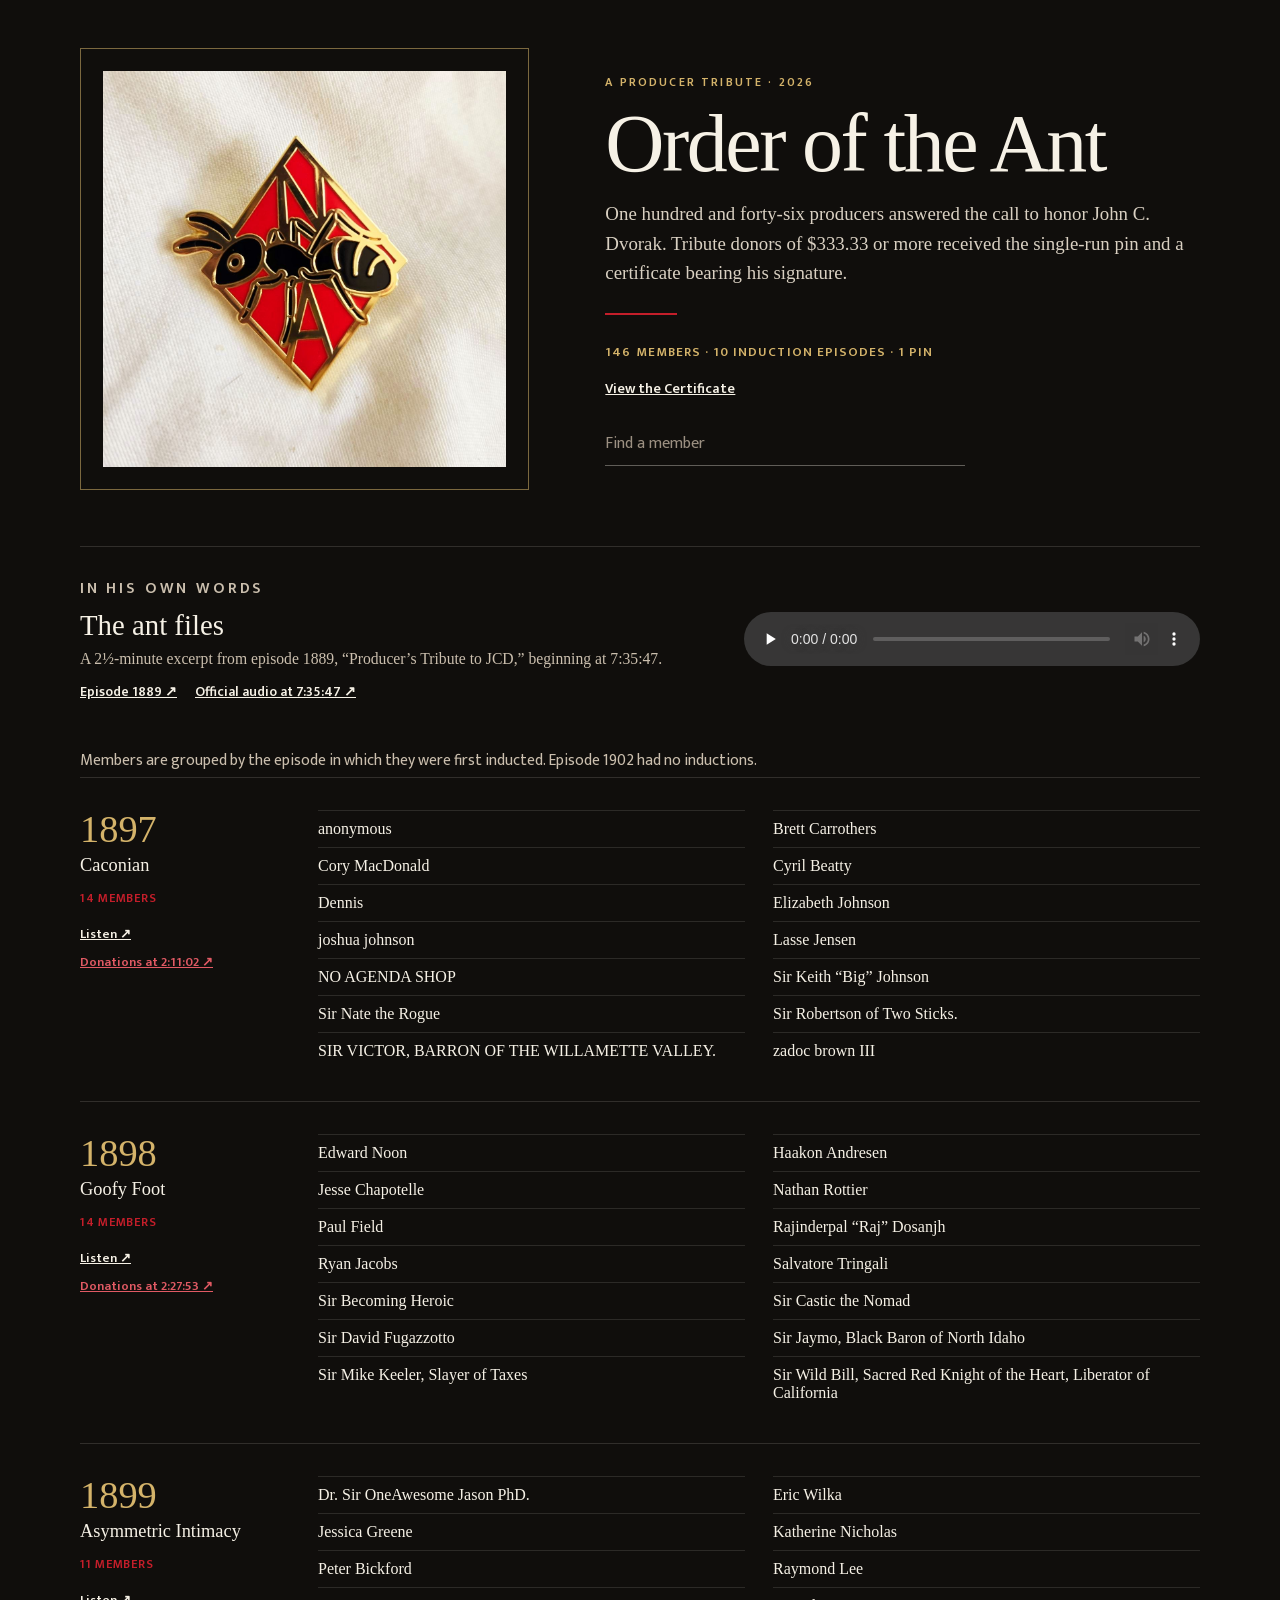
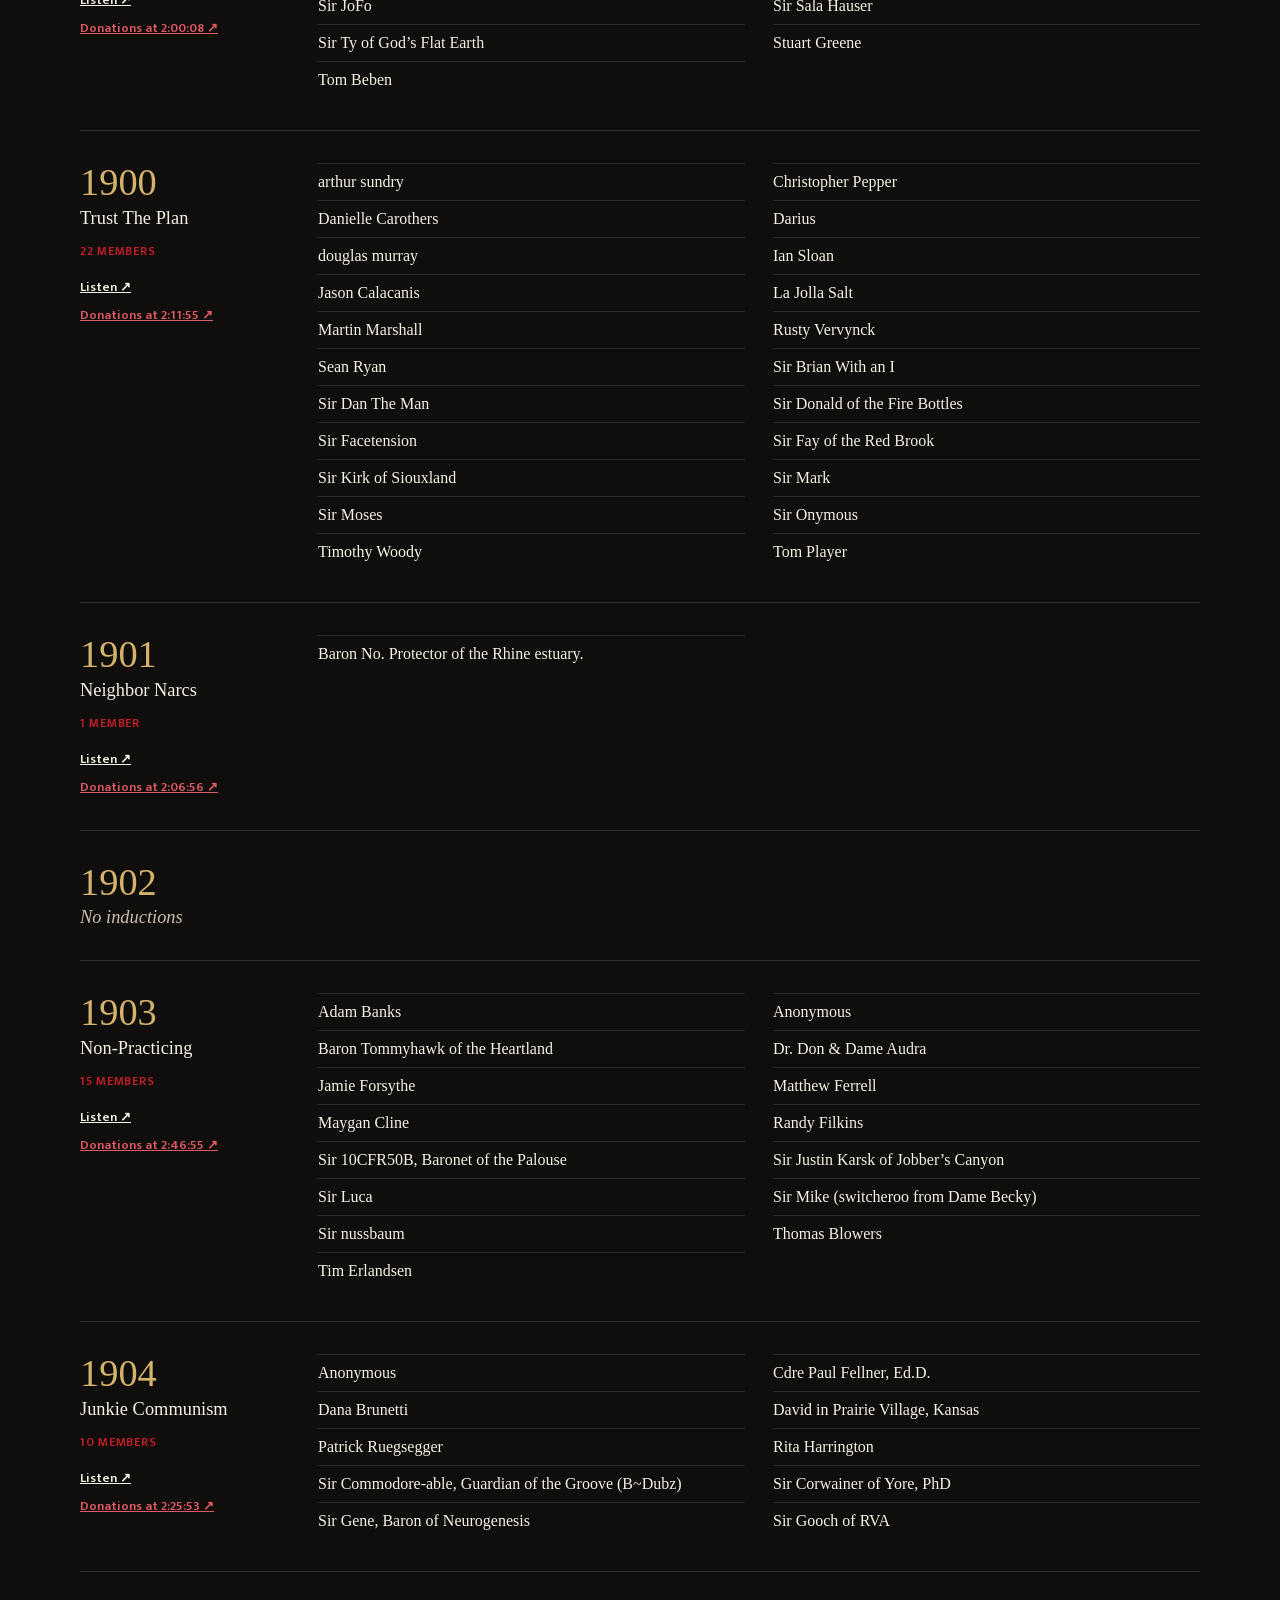
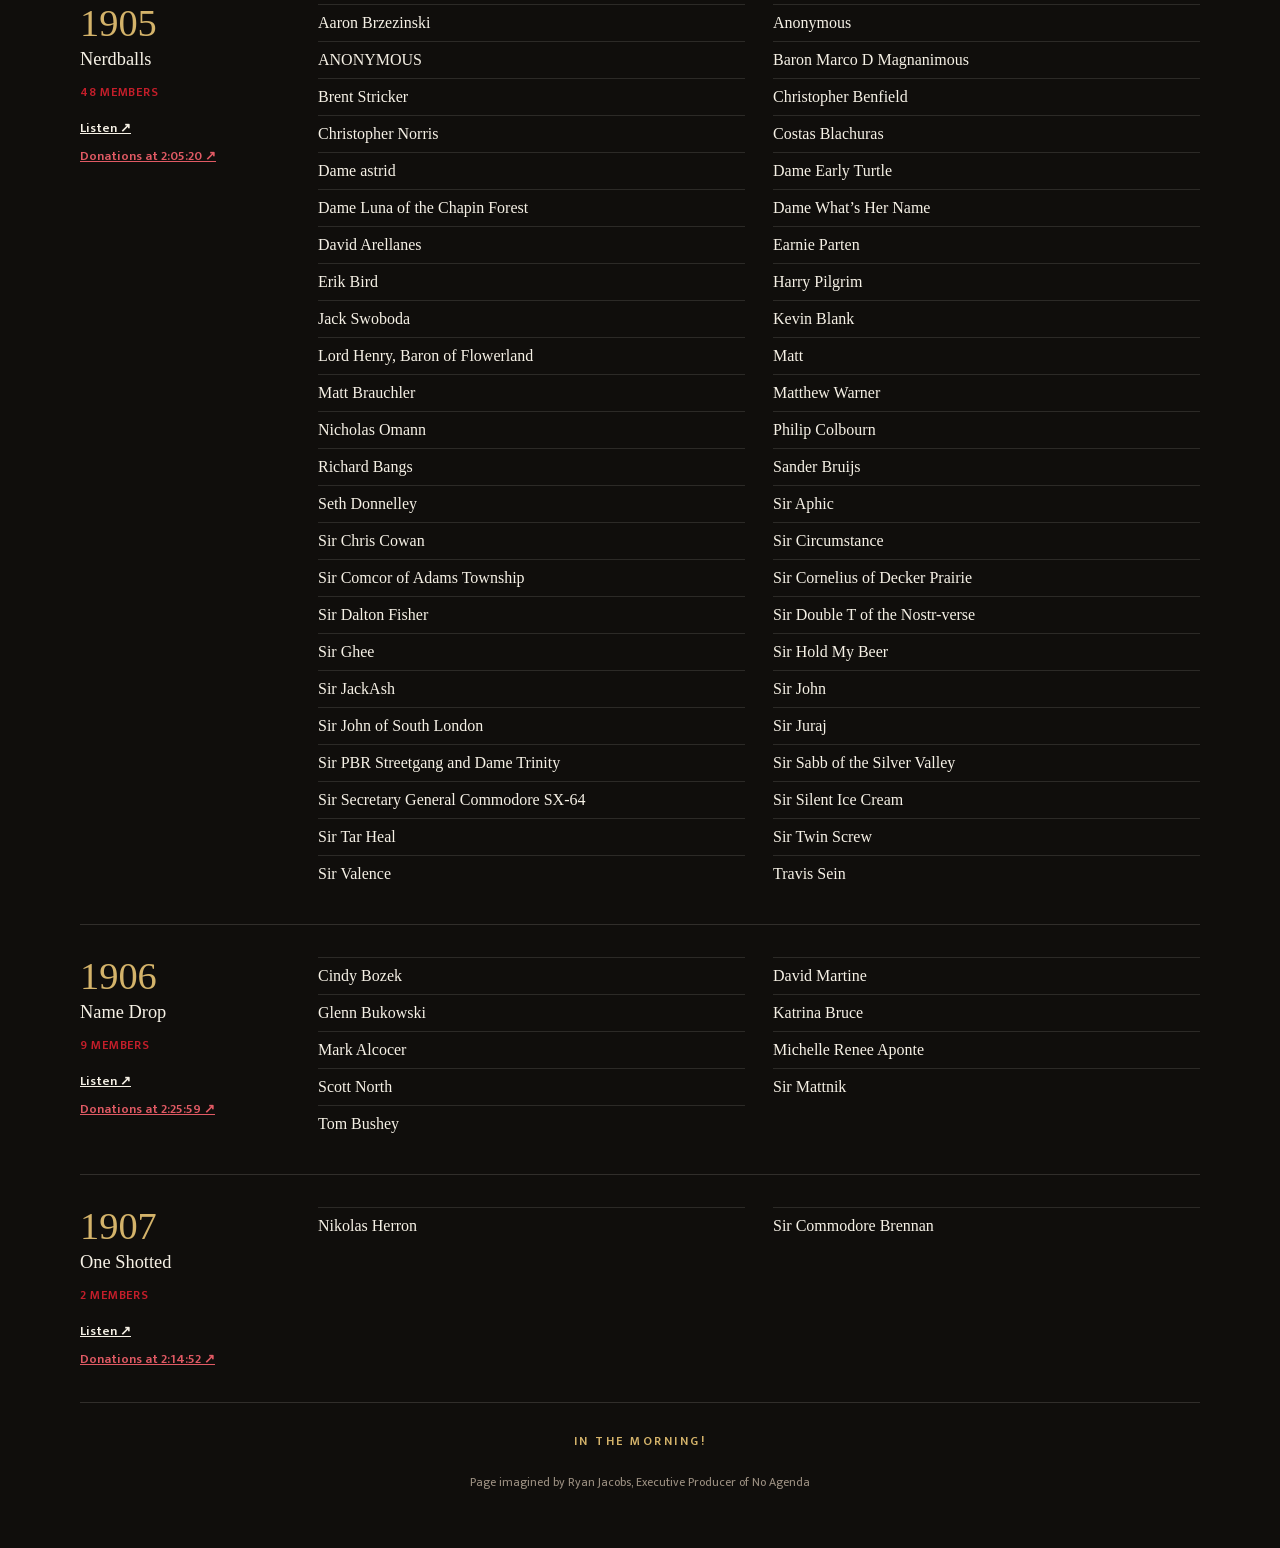
<file: index.html>
<!doctype html>
<html lang="en">
<head>
  <meta charset="utf-8" />
  <meta name="viewport" content="width=device-width, initial-scale=1, viewport-fit=cover" />
  <meta name="color-scheme" content="dark" />
  <link rel="icon" href="data:," />
  <title>Order of the Ant</title>
  <meta name="description" content="One hundred and forty-six producers answered the call to honor John C. Dvorak. Tribute donors of $333.33 or more received the single-run pin and a certificate bearing his signature." />
  <meta property="og:title" content="Order of the Ant" />
  <meta property="og:description" content="One hundred and forty-six producers answered the call to honor John C. Dvorak. Tribute donors of $333.33 or more received the single-run pin and a certificate bearing his signature." />
  <meta property="og:type" content="website" />
  <meta property="og:url" content="https://rmjacobs.github.io/order-of-the-ant/" />
  <meta property="og:image" content="https://rmjacobs.github.io/order-of-the-ant/images/ant-pin.jpg" />
  <meta property="og:image:alt" content="The Order of the Ant commemorative pin, showing a black ant over a red enamel A with gold trim" />
  <meta name="twitter:card" content="summary_large_image" />
  <link rel="stylesheet" href="css/styles.css?v=2" />
</head>
<body class="roll" data-page="roll">
  <header class="roll-hero">
    <div class="pin-frame"><div class="pin-mat"><img src="images/ant-pin.jpg" alt="The Order of the Ant pin: a black ant over a red enamel N and A, edged in gold." /></div></div>
    <div>
      <p class="kicker">A producer tribute · 2026</p>
      <h1>Order of the Ant</h1>
      <p class="lede">One hundred and forty-six producers answered the call to honor John C. Dvorak. Tribute donors of $333.33 or more received the single-run pin and a certificate bearing his signature.</p>
      <hr class="hairline" />
      <p class="stats-line">146 members · 10 induction episodes · 1 pin</p>
      <p class="to-other"><a href="certificate.html">View the Certificate</a></p>
      <div class="find">
        <label for="member-search">Find a member</label>
        <input id="member-search" type="search" placeholder="Find a member" autocomplete="off" />
        <button id="clear-search" type="button" hidden>Clear</button>
      </div>
    </div>
  </header>
  <div class="roll-audio">
    <div>
      <p class="kicker">In his own words</p>
      <h2>The ant files</h2>
      <p class="quiet">A 2½-minute excerpt from episode 1889, “Producer’s Tribute to JCD,” beginning at 7:35:47.</p>
      <div class="link-row">
        <a href="https://www.noagendashow.net/listen/1889" target="_blank" rel="noopener">Episode 1889 ↗</a>
        <a href="https://op3.dev/e/mp3s.nashownotes.com/NA-1889-2026-07-26-Final.mp3#t=27347" target="_blank" rel="noopener">Official audio at 7:35:47 ↗</a>
      </div>
    </div>
    <audio controls preload="none" aria-label="John C. Dvorak discussing his ant battles">
      <source src="audio/jcd-ant-battles.mp3" type="audio/mpeg" />
    </audio>
  </div>
  <div class="roll-roster">
    <p class="roster-note">Members are grouped by the episode in which they were first inducted. Episode 1902 had no inductions.</p>
    <div id="episodes"></div>
    <p class="empty" id="empty-state">No members match that search.</p>
  </div>
  <p class="roll-foot">In the morning!</p>
  <p class="footnote">Page imagined by Ryan Jacobs, Executive Producer of No Agenda</p>
  <script src="js/roster.js"></script>
  <script src="js/page.js"></script>
</body>
</html>
</file>
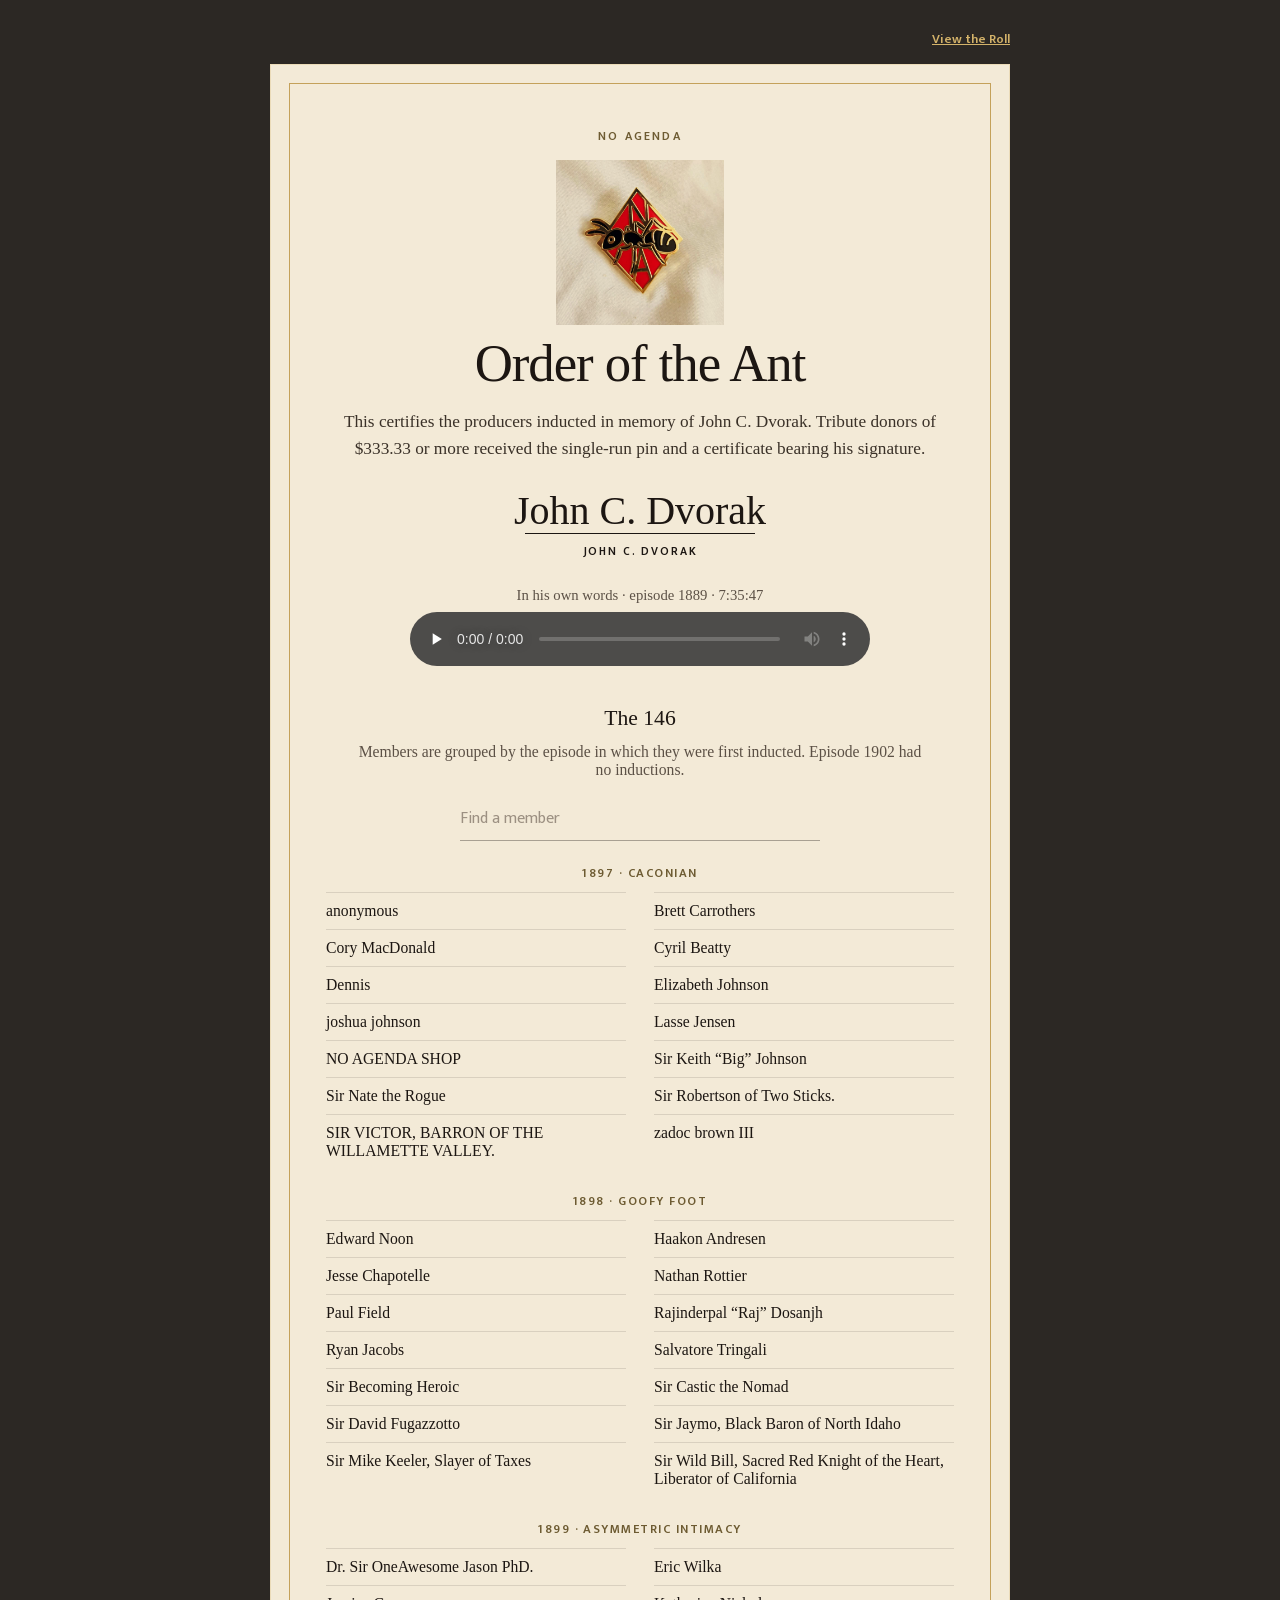
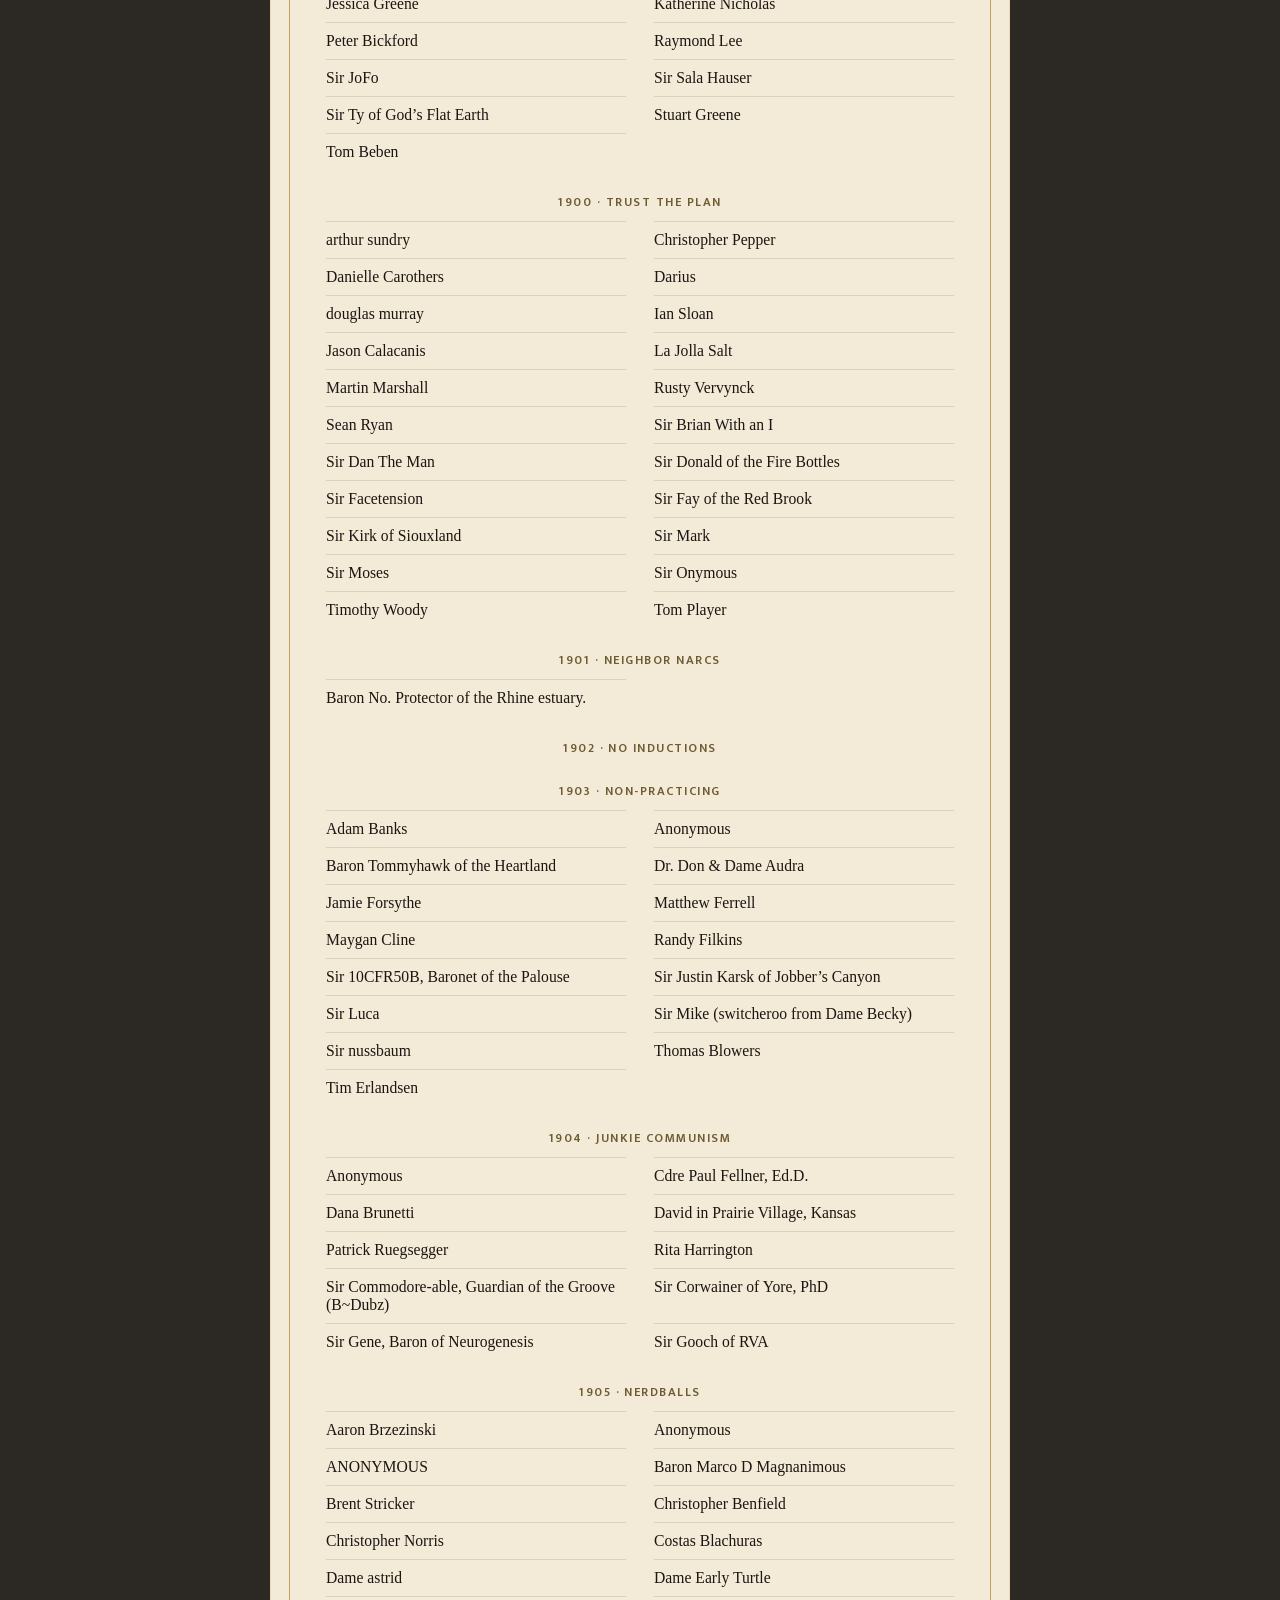
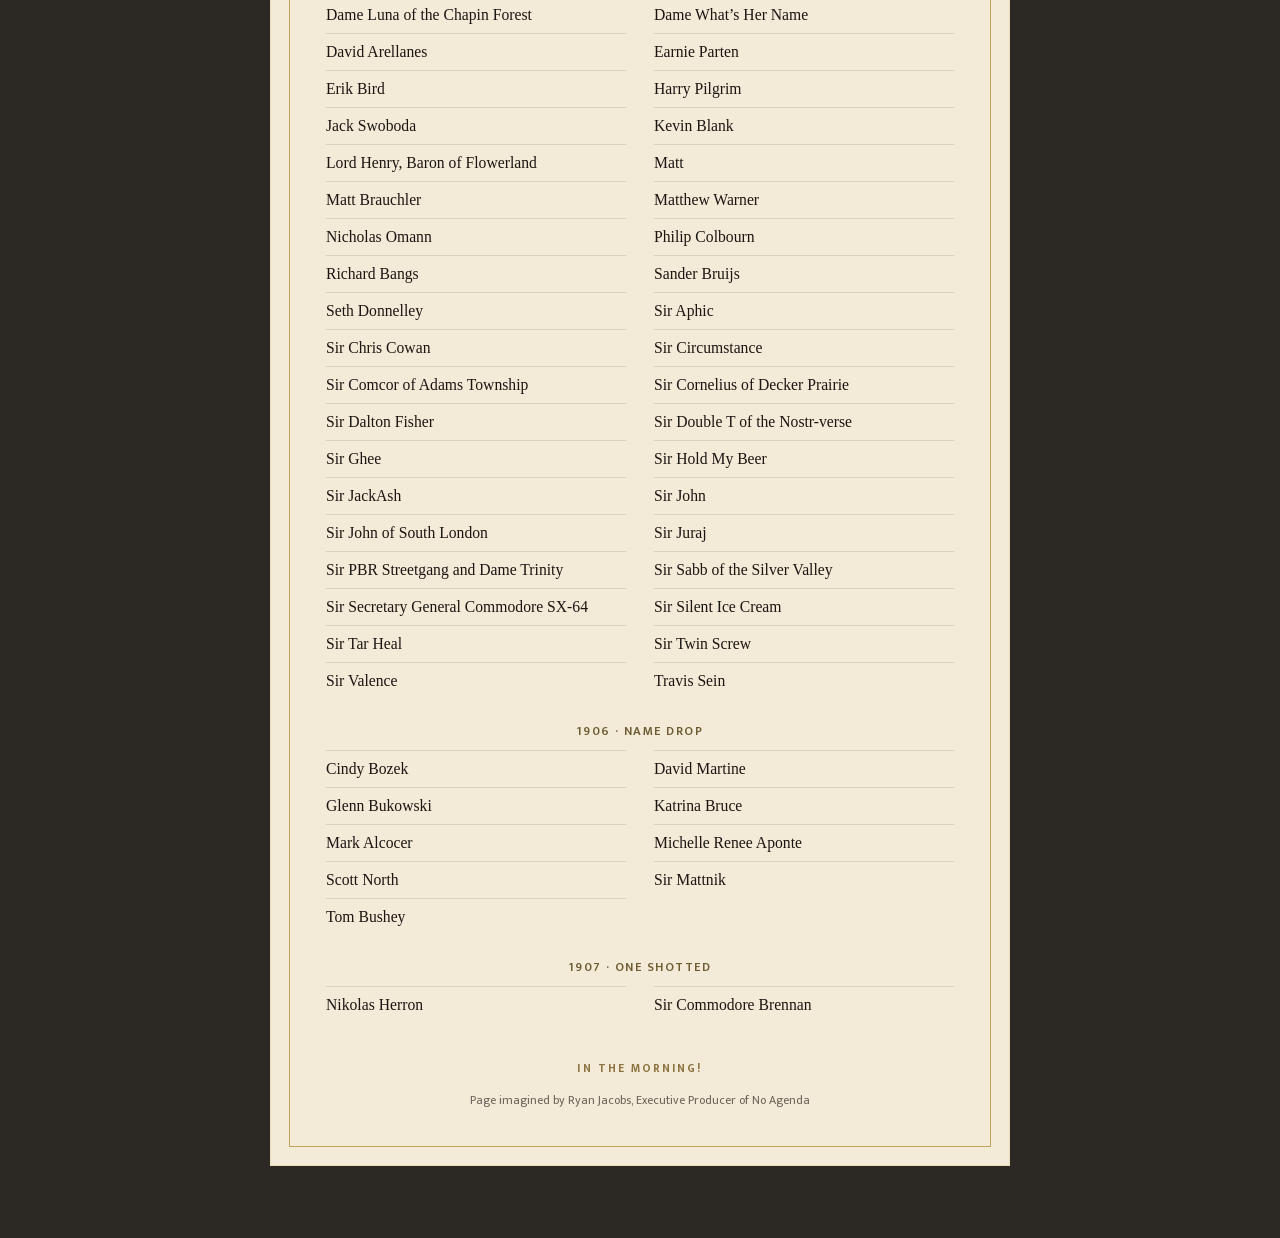
<file: certificate.html>
<!doctype html>
<html lang="en">
<head>
  <meta charset="utf-8" />
  <meta name="viewport" content="width=device-width, initial-scale=1, viewport-fit=cover" />
  <meta name="color-scheme" content="dark" />
  <link rel="icon" href="data:," />
  <title>Order of the Ant — the certificate</title>
  <meta name="description" content="This certifies the producers inducted in memory of John C. Dvorak. Tribute donors of $333.33 or more received the single-run pin and a certificate bearing his signature." />
  <meta property="og:title" content="Order of the Ant — the certificate" />
  <meta property="og:description" content="This certifies the producers inducted in memory of John C. Dvorak. Tribute donors of $333.33 or more received the single-run pin and a certificate bearing his signature." />
  <meta property="og:type" content="website" />
  <meta property="og:url" content="https://rmjacobs.github.io/order-of-the-ant/certificate.html" />
  <meta property="og:image" content="https://rmjacobs.github.io/order-of-the-ant/images/ant-pin.jpg" />
  <meta property="og:image:alt" content="The Order of the Ant commemorative pin, showing a black ant over a red enamel A with gold trim" />
  <meta name="twitter:card" content="summary_large_image" />
  <link rel="stylesheet" href="css/styles.css?v=2" />
</head>
<body class="cert-page" data-page="certificate">
  <p class="desk-nav"><a href="index.html">View the Roll</a></p>
  <article class="paper">
    <div class="paper-inner cert">
      <p class="kicker">No Agenda</p>
      <img class="seal" src="images/ant-pin.jpg" alt="The Order of the Ant pin, used here as the seal." />
      <h1>Order of the Ant</h1>
      <p class="lede">This certifies the producers inducted in memory of John C. Dvorak. Tribute donors of $333.33 or more received the single-run pin and a certificate bearing his signature.</p>
      <p class="sig">John C. Dvorak</p>
      <hr class="sig-rule" />
      <p class="sig-caption">John C. Dvorak</p>
      <div class="cert-audio">
        <p>In his own words · episode 1889 · 7:35:47</p>
        <audio controls preload="none" aria-label="John C. Dvorak discussing his ant battles">
          <source src="audio/jcd-ant-battles.mp3" type="audio/mpeg" />
        </audio>
      </div>
      <div class="annex">
        <h2>The 146</h2>
        <p class="roster-note">Members are grouped by the episode in which they were first inducted. Episode 1902 had no inductions.</p>
        <div class="find cert-find">
          <label for="member-search">Find a member</label>
          <input id="member-search" type="search" placeholder="Find a member" autocomplete="off" />
          <button id="clear-search" type="button" hidden>Clear</button>
        </div>
        <div id="episodes"></div>
        <p class="empty" id="empty-state">No members match that search.</p>
      </div>
      <p class="cert-close">In the morning!</p>
      <p class="footnote">Page imagined by Ryan Jacobs, Executive Producer of No Agenda</p>
    </div>
  </article>
  <script src="js/roster.js"></script>
  <script src="js/page.js"></script>
</body>
</html>
</file>
<file: css/styles.css>
@font-face{font-family:Mukta;font-style:normal;font-weight:400;font-display:swap;src:url("../fonts/mukta-400.woff2") format("woff2")}
@font-face{font-family:Mukta;font-style:normal;font-weight:600;font-display:swap;src:url("../fonts/mukta-600.woff2") format("woff2")}
@font-face{font-family:Mukta;font-style:normal;font-weight:700;font-display:swap;src:url("../fonts/mukta-700.woff2") format("woff2")}
*{box-sizing:border-box}
html{scroll-behavior:smooth}
body{margin:0}
button,input{font:inherit}
a:focus-visible,button:focus-visible,input:focus-visible,audio:focus-visible{outline:3px solid #d4b36a;outline-offset:3px}
.roll h1,.roll h2,.roll .ep-num,.roll .ep-name,.cert h1,.cert h2,.sig{font-family:"Iowan Old Style",Palatino,"Palatino Linotype",Georgia,serif}

.roll{background:#100e0c;color:#f6f1e6;font-family:"Iowan Old Style",Palatino,"Palatino Linotype",Georgia,serif}
.roll-hero{display:grid;grid-template-columns:minmax(280px,.86fr) minmax(0,1.14fr);gap:clamp(36px,6vw,88px);align-items:center;width:min(1120px,calc(100% - 48px));margin:0 auto;padding:48px 0 56px}
.roll-hero>*{min-width:0}
.pin-frame{border:1px solid rgba(212,179,106,.55);padding:22px;max-width:100%}
.pin-mat{background:#f3ead7}
.pin-mat img{width:100%;height:auto;display:block}
.kicker{margin:0;color:#d4b36a;font-family:Mukta,sans-serif;font-size:.75rem;font-weight:600;letter-spacing:.18em;text-transform:uppercase}
.roll h1{margin:14px 0 18px;font-weight:500;font-size:clamp(3.4rem,6.4vw,5.7rem);line-height:.92;letter-spacing:-.03em}
.roll .lede{margin:0;max-width:38em;color:#d9d0c2;font-size:1.18rem;line-height:1.55}
.hairline{width:72px;height:2px;margin:26px 0;background:#c41e2a;border:0}
.stats-line{margin:0 0 14px;color:#d4b36a;font-family:Mukta,sans-serif;font-size:.82rem;font-weight:600;letter-spacing:.08em;text-transform:uppercase}
.to-other{margin:0 0 22px;font-family:Mukta,sans-serif;font-size:.88rem;font-weight:600}
.to-other a{color:#f6f1e6}
.find{position:relative;max-width:360px}
.find label{position:absolute;width:1px;height:1px;overflow:hidden;clip:rect(0 0 0 0)}
.find input{width:100%;height:44px;border:0;border-bottom:1px solid rgba(246,241,230,.35);background:transparent;color:inherit;font:1rem Mukta,sans-serif;padding:8px 64px 8px 0}
.find input::placeholder{color:#9c9082}
.find button{position:absolute;right:0;top:6px;height:32px;border:0;background:transparent;color:#d4b36a;font:600 .78rem Mukta,sans-serif;cursor:pointer}
.roll-audio,.roll-roster{width:min(1120px,calc(100% - 48px));margin:0 auto}
.roll-audio{display:grid;grid-template-columns:minmax(0,1.15fr) minmax(260px,.85fr);gap:48px;align-items:center;padding:28px 0 36px;border-top:1px solid rgba(246,241,230,.14)}
.roll-audio h2{margin:8px 0;font-size:1.8rem;font-weight:500}
.roll-audio p,.quiet{margin:0;color:#cbbfae;font-size:.98rem}
.roll audio,.cert audio{width:100%;accent-color:#c41e2a}
.roll-audio audio{align-self:center}
.link-row{display:flex;flex-wrap:wrap;gap:8px 18px;margin-top:12px}
.link-row a{color:#f6f1e6;font-family:Mukta,sans-serif;font-size:.86rem;font-weight:600}
.roll-episode{display:grid;grid-template-columns:210px 1fr;gap:28px;padding:32px 0;border-top:1px solid rgba(246,241,230,.14)}
.roll-episode[hidden]{display:none}
.ep-num{margin:0;color:#d4b36a;font-size:2.4rem;font-weight:500;line-height:1}
.ep-name{margin:6px 0 10px;font-size:1.15rem}
.ep-count{color:#c41e2a;font-family:Mukta,sans-serif;font-size:.78rem;font-weight:600;letter-spacing:.06em;text-transform:uppercase}
.ep-links{display:flex;flex-direction:column;align-items:flex-start;gap:6px;margin-top:14px}
.ep-links a{font-family:Mukta,sans-serif;font-size:.82rem;font-weight:600;color:#f6f1e6}
.ep-links a.jump{color:#e15a64}
.names,.annex ul{list-style:none;margin:0;padding:0}
.names{display:grid;grid-template-columns:1fr 1fr;column-gap:28px}
.names li,.annex li{padding:9px 0;border-top:1px solid rgba(246,241,230,.12);overflow-wrap:anywhere}
.names li[hidden],.annex li[hidden]{display:none}
.roster-note{margin:8px 0 4px;max-width:46rem;color:#cbbfae;font-family:Mukta,sans-serif;font-size:.98rem}
.roll-gap{align-items:baseline}
.roll-gap .ep-name{margin-bottom:0;color:#cbbfae;font-style:italic}
.roll-foot{width:min(1120px,calc(100% - 48px));margin:0 auto;padding:28px 0 8px;border-top:1px solid rgba(246,241,230,.14);text-align:center;color:#d4b36a;font-family:Mukta,sans-serif;font-size:.78rem;font-weight:600;letter-spacing:.2em;text-transform:uppercase}
.footnote{width:min(640px,calc(100% - 48px));margin:12px auto 0;padding-bottom:56px;text-align:center;color:#9c9082;font-family:Mukta,sans-serif;font-size:.75rem;letter-spacing:0;text-transform:none}
.empty{display:none;padding:28px 0 48px;color:#cbbfae}

.cert-page{background:#2c2824;min-height:100vh;padding:28px 16px 72px}
.desk-nav{width:min(740px,100%);margin:0 auto 14px;text-align:right;font-family:Mukta,sans-serif;font-size:.82rem;font-weight:600}
.desk-nav a{color:#d4b36a}
.paper{width:min(740px,100%);margin:0 auto;background:#f3ead7;color:#1c1612;padding:18px;border:1px solid rgba(212,179,106,.28)}
.paper-inner{border:1px solid #c4a15a;padding:42px 36px 36px}
.cert{text-align:center;font-family:"Iowan Old Style",Palatino,"Palatino Linotype",Georgia,serif}
.cert .kicker{color:#6d5b32}
.seal{width:168px;height:auto;margin:14px auto 6px;display:block;mix-blend-mode:multiply}
.cert h1{margin:8px 0 16px;font-weight:500;font-size:clamp(2.4rem,5vw,3.3rem);letter-spacing:-.02em}
.cert .lede{margin:0 auto;max-width:38em;color:#3a3128;font-size:1.08rem;line-height:1.55}
.sig{margin:28px 0 0;font-family:"Snell Roundhand","Savoye LET","Apple Chancery","Segoe Script",cursive;font-size:2.5rem;font-weight:400;line-height:1}
.sig-rule{width:230px;margin:2px auto 8px;border:0;border-top:1px solid #1c1612}
.sig-caption{margin:0;font-family:Mukta,sans-serif;font-size:.72rem;font-weight:600;letter-spacing:.16em;text-transform:uppercase}
.cert-audio{margin:26px auto 0;max-width:460px}
.cert-audio p{margin:0 0 8px;color:#5c5146;font-size:.92rem}
.annex{margin-top:36px;text-align:left}
.annex>h2{margin:0 0 12px;text-align:center;font-size:1.35rem;font-weight:500}
.cert .roster-note{margin:0 auto 18px;max-width:36rem;text-align:center;color:#5c5146;font-family:"Iowan Old Style",Palatino,"Palatino Linotype",Georgia,serif}
.annex-gap{margin:22px 0 0;text-align:center;color:#6d5b32;font-family:Mukta,sans-serif;font-size:.78rem;font-weight:600;letter-spacing:.12em;text-transform:uppercase}
.cert-close{margin:36px 0 0;color:#8c7340;font-family:Mukta,sans-serif;font-size:.72rem;font-weight:700;letter-spacing:.18em;text-transform:uppercase}
.cert .footnote{width:auto;margin:12px auto 0;padding:0;color:#6d645b}
.cert-find{margin:0 auto 12px}
.cert .find input{border-bottom-color:rgba(28,22,18,.35);color:#1c1612}
.cert .find button{color:#8a3a22}
.annex-ep{margin-top:22px}
.annex-ep[hidden]{display:none}
.annex-ep h3{margin:0 0 8px;text-align:center;font-family:Mukta,sans-serif;font-size:.78rem;font-weight:600;letter-spacing:.12em;text-transform:uppercase;color:#6d5b32}
.annex ul{display:grid;grid-template-columns:1fr 1fr;column-gap:28px}
.annex li{border-top-color:rgba(28,22,18,.12);font-size:.98rem}
.cert .empty{text-align:center;color:#5c5146}

@media (max-width:800px){
  .roll-hero,.roll-audio,.roll-episode{grid-template-columns:1fr}
  .roll-hero{width:min(100% - 32px,1120px)}
  .roll-audio,.roll-roster,.roll-foot{width:min(100% - 32px,1120px)}
  .names,.annex ul{grid-template-columns:1fr}
  .paper-inner{padding:28px 16px 22px}
}
@media (prefers-reduced-motion:reduce){html{scroll-behavior:auto}}
</file>
